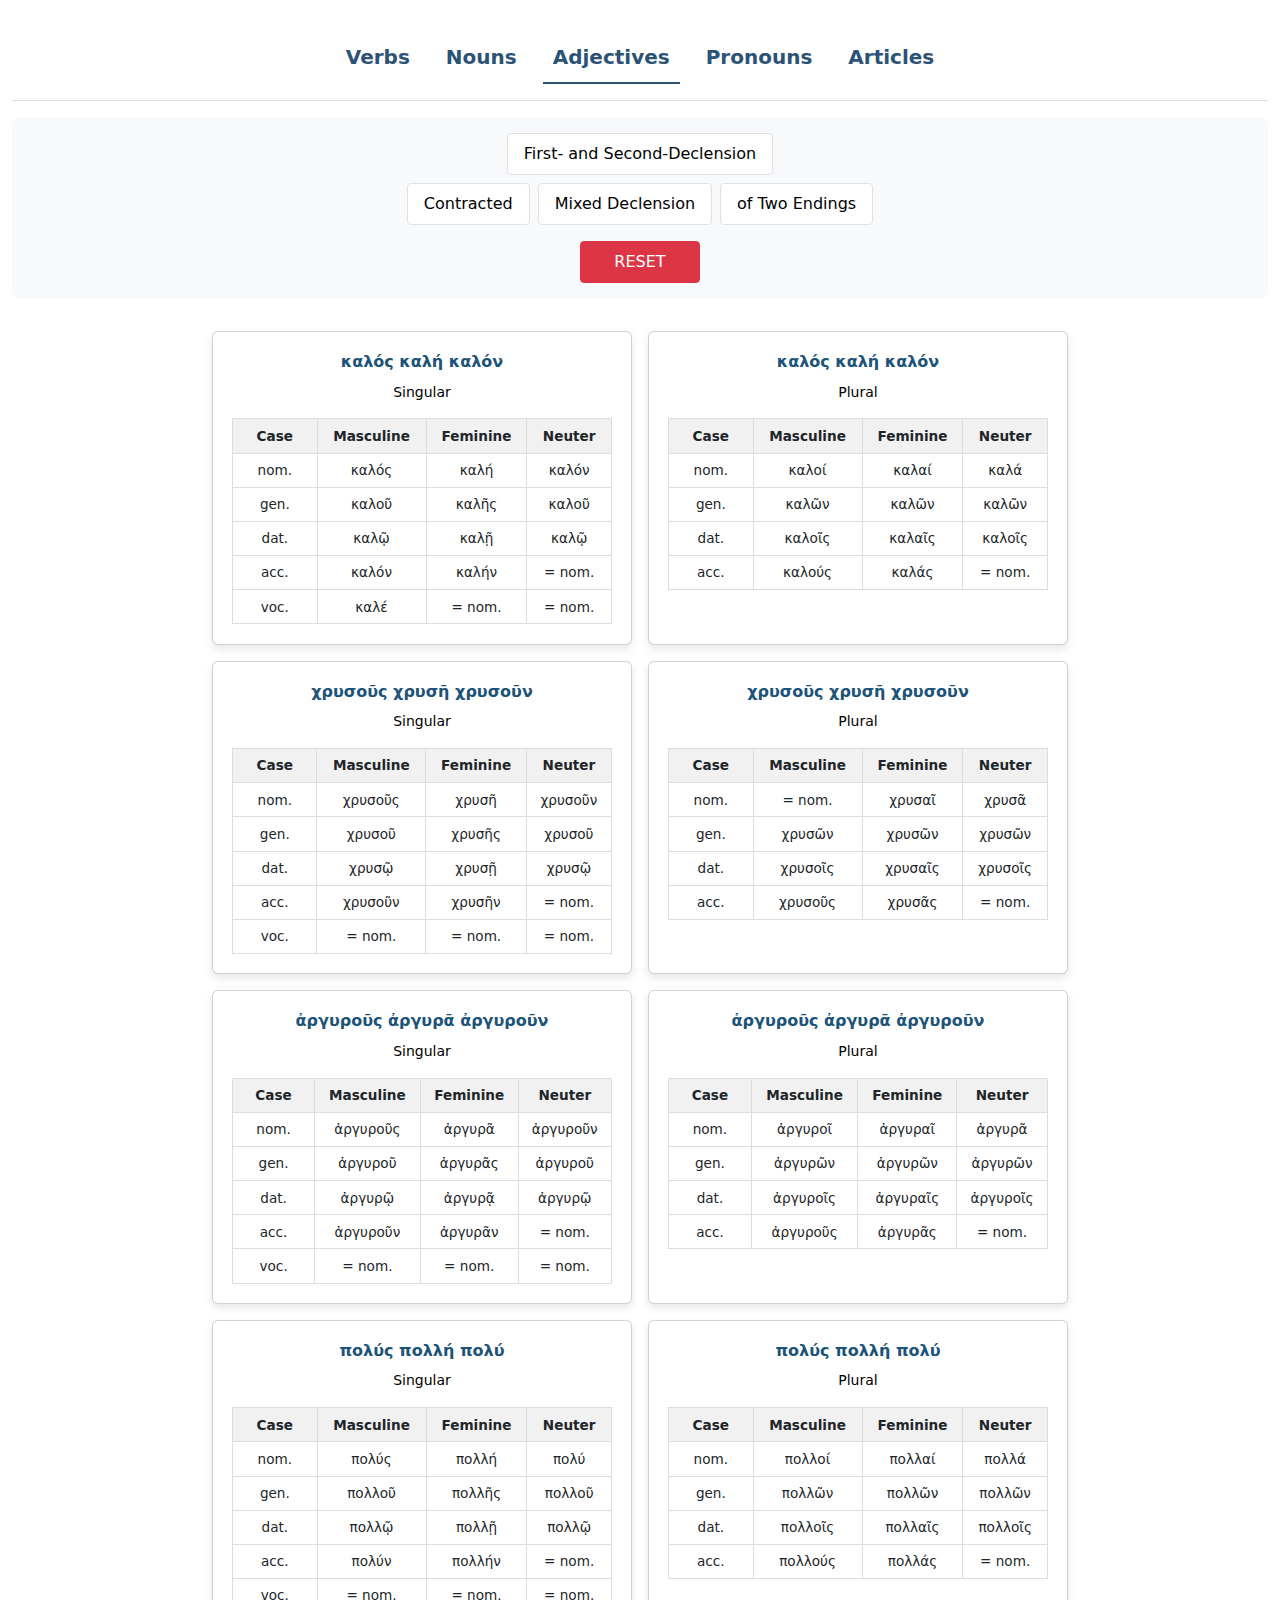
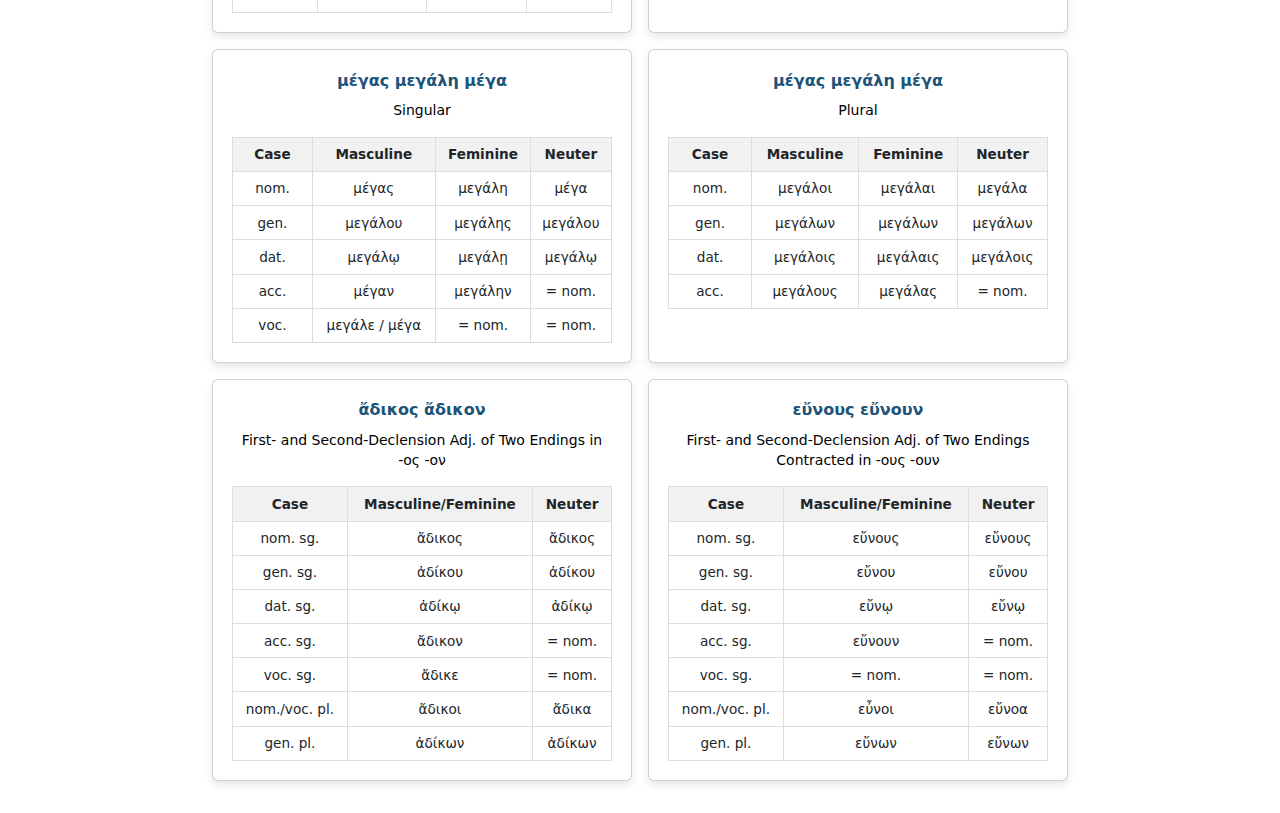
<file: ancient-greek-adjectives.html>
<!DOCTYPE html>
<html lang="en">
<head>
    <meta charset="UTF-8">
    <title>Ancient Greek Adjectives</title>
    <link href="paideia-morphology.css" rel="stylesheet">
    <link href="child-theme.css" rel="stylesheet">
</head>
<body>
    <div class="container-fluid my-3">
        <!-- Main Navigation -->
        <nav class="main-nav">
            <a href="ancient-greek-verbs.html" class="morphology-link">Verbs</a>
            <a href="ancient-greek-nouns.html" class="morphology-link">Nouns</a>
            <a href="ancient-greek-adjectives.html" class="morphology-link active">Adjectives</a>
            <a href="ancient-greek-pronouns.html" class="morphology-link">Pronouns</a>
            <a href="ancient-greek-articles.html" class="morphology-link">Articles</a>
        </nav>
        <!-- Filter Buttons -->
        <div class="filter-bar">
            <div class="filter-row">
                <button onclick="filterCategory('filter1', 'First- and Second-Declension')">First- and Second-Declension</button>
            </div>
            <div class="filter-row">
                <button onclick="filterCategory('filter2', 'Contracted')">Contracted</button>
                <button onclick="filterCategory('filter2', 'Mixed Declension')">Mixed Declension</button>
                <button onclick="filterCategory('filter2', 'of Two Endings')">of Two Endings</button>
            </div>
            <div class="filter-row">
                <button class="reset-button" onclick="resetFilters()">RESET</button>
            </div>
        </div>
        <!-- Cards Container -->
        <div class="cards-container">
            <div class="card" data-filter1="First- and Second-Declension" data-filter2="" id="καλός">
                <h4>καλός καλή καλόν</h4>
                <h5>Singular</h5>
                <div class="table-responsive">
                    <table>
                        <tr>
                            <th>Case</th>
                            <th>Masculine</th>
                            <th>Feminine</th>
                            <th>Neuter</th>
                        </tr>
                        <tr>
                            <td>nom.</td>
                            <td>καλός</td>
                            <td>καλή</td>
                            <td>καλόν</td>
                        </tr>
                        <tr>
                            <td>gen.</td>
                            <td>καλοῦ</td>
                            <td>καλῆς</td>
                            <td>καλοῦ</td>
                        </tr>
                        <tr>
                            <td>dat.</td>
                            <td>καλῷ</td>
                            <td>καλῇ</td>
                            <td>καλῷ</td>
                        </tr>
                        <tr>
                            <td>acc.</td>
                            <td>καλόν</td>
                            <td>καλήν</td>
                            <td>= nom.</td>
                        </tr>
                        <tr>
                            <td>voc.</td>
                            <td>καλέ</td>
                            <td>= nom.</td>
                            <td>= nom.</td>
                        </tr>
                    </table>
                </div>
            </div>
            <div class="card" data-filter1="First- and Second-Declension" data-filter2="" id="καλός">
                <h4>καλός καλή καλόν</h4>
                <h5>Plural</h5>
                <div class="table-responsive">
                    <table>
                        <tr>
                            <th>Case</th>
                            <th>Masculine</th>
                            <th>Feminine</th>
                            <th>Neuter</th>
                        </tr>
                        <tr>
                            <td>nom.</td>
                            <td>καλοί</td>
                            <td>καλαί</td>
                            <td>καλά</td>
                        </tr>
                        <tr>
                            <td>gen.</td>
                            <td>καλῶν</td>
                            <td>καλῶν</td>
                            <td>καλῶν</td>
                        </tr>
                        <tr>
                            <td>dat.</td>
                            <td>καλοῖς</td>
                            <td>καλαῖς</td>
                            <td>καλοῖς</td>
                        </tr>
                        <tr>
                            <td>acc.</td>
                            <td>καλούς</td>
                            <td>καλάς</td>
                            <td>= nom.</td>
                        </tr>
                    </table>
                </div>
            </div>
            <div class="card" data-filter1="First- and Second-Declension" data-filter2="Contracted" id="χρυσοῦς">
                <h4>χρυσοῦς χρυσῆ χρυσοῦν</h4>
                <h5>Singular</h5>
                <div class="table-responsive">
                    <table>
                        <tr><th>Case</th><th>Masculine</th><th>Feminine</th><th>Neuter</th></tr>
                        <tr><td>nom.</td><td>χρυσοῦς</td><td>χρυσῆ</td><td>χρυσοῦν</td></tr>
                        <tr>
                            <td>gen.</td>
                            <td>χρυσοῦ</td>
                            <td>χρυσῆς</td>
                            <td>χρυσοῦ</td>
                        </tr>
                        <tr>
                            <td>dat.</td>
                            <td>χρυσῷ</td>
                            <td>χρυσῇ</td>
                            <td>χρυσῷ</td>
                        </tr>
                        <tr>
                            <td>acc.</td>
                            <td>χρυσοῦν</td>
                            <td>χρυσῆν</td>
                            <td>= nom.</td>
                        </tr>
                        <tr>
                            <td>voc.</td>
                            <td>= nom.</td>
                            <td>= nom.</td>
                            <td>= nom.</td>
                        </tr>
                    </table>
                </div>
            </div>
            <div class="card" data-filter1="First- and Second-Declension" data-filter2="Contracted" id="χρυσοῦς">
                <h4>χρυσοῦς χρυσῆ χρυσοῦν</h4>
                <h5>Plural</h5>
                <div class="table-responsive">
                    <table>
                        <tr>
                            <th>Case</th>
                            <th>Masculine</th>
                            <th>Feminine</th>
                            <th>Neuter</th>
                        </tr>
                        <tr>
                            <td>nom.</td>
                            <td>= nom.</td>
                            <td>χρυσαῖ</td>
                            <td>χρυσᾶ</td>
                        </tr>
                        <tr>
                            <td>gen.</td>
                            <td>χρυσῶν</td>
                            <td>χρυσῶν</td>
                            <td>χρυσῶν</td>
                        </tr>
                        <tr>
                            <td>dat.</td>
                            <td>χρυσοῖς</td>
                            <td>χρυσαῖς</td>
                            <td>χρυσοῖς</td>
                        </tr>
                        <tr>
                            <td>acc.</td>
                            <td>χρυσοῦς</td>
                            <td>χρυσᾶς</td>
                            <td>= nom.</td>
                        </tr>
                    </table>
                </div>
            </div>
            <div class="card" data-filter1="First- and Second-Declension" data-filter2="Mixed Declension" id="ἀργυροῦς">
                <h4>ἀργυροῦς ἀργυρᾶ ἀργυροῦν</h4>
                <h5>Singular</h5>
                <div class="table-responsive">
                    <table>
                        <tr>
                            <th>Case</th>
                            <th>Masculine</th>
                            <th>Feminine</th>
                            <th>Neuter</th>
                        </tr>
                        <tr>
                            <td>nom.</td>
                            <td>ἀργυροῦς</td>
                            <td>ἀργυρᾶ</td>
                            <td>ἀργυροῦν</td>
                        </tr>
                        <tr>
                            <td>gen.</td>
                            <td>ἀργυροῦ</td>
                            <td>ἀργυρᾶς</td>
                            <td>ἀργυροῦ</td>
                        </tr>
                        <tr>
                            <td>dat.</td>
                            <td>ἀργυρῷ</td>
                            <td>ἀργυρᾷ</td>
                            <td>ἀργυρῷ</td>
                        </tr>
                        <tr>
                            <td>acc.</td>
                            <td>ἀργυροῦν</td>
                            <td>ἀργυρᾶν</td>
                            <td>= nom.</td>
                        </tr>
                        <tr>
                            <td>voc.</td>
                            <td>= nom.</td>
                            <td>= nom.</td>
                            <td>= nom.</td>
                        </tr>
                    </table>
                </div>
            </div>
            <div class="card" data-filter1="First- and Second-Declension" data-filter2="Mixed Declension" id="ἀργυροῦς">
                <h4>ἀργυροῦς ἀργυρᾶ ἀργυροῦν</h4>
                <h5>Plural</h5>
                <div class="table-responsive">
                    <table>
                        <tr>
                            <th>Case</th>
                            <th>Masculine</th>
                            <th>Feminine</th>
                            <th>Neuter</th>
                        </tr>
                        <tr>
                            <td>nom.</td>
                            <td>ἀργυροῖ</td>
                            <td>ἀργυραῖ</td>
                            <td>ἀργυρᾶ</td>
                        </tr>
                        <tr>
                            <td>gen.</td>
                            <td>ἀργυρῶν</td>
                            <td>ἀργυρῶν</td>
                            <td>ἀργυρῶν</td>
                        </tr>
                        <tr>
                            <td>dat.</td>
                            <td>ἀργυροῖς</td>
                            <td>ἀργυραῖς</td>
                            <td>ἀργυροῖς</td>
                        </tr>
                        <tr>
                            <td>acc.</td>
                            <td>ἀργυροῦς</td>
                            <td>ἀργυρᾶς</td>
                            <td>= nom.</td>
                        </tr>
                    </table>
                </div>
            </div>
            <div class="card" data-filter1="First- and Second-Declension" data-filter2="Mixed Declension" id="πολύς">
                <h4>πολύς πολλή πολύ</h4>
                <h5>Singular</h5>
                <div class="table-responsive">
                    <table>
                        <tr>
                            <th>Case</th>
                            <th>Masculine</th>
                            <th>Feminine</th>
                            <th>Neuter</th>
                        </tr>
                        <tr>
                            <td>nom.</td>
                            <td>πολύς</td>
                            <td>πολλή</td>
                            <td>πολύ</td>
                        </tr>
                        <tr>
                            <td>gen.</td>
                            <td>πολλοῦ</td>
                            <td>πολλῆς</td>
                            <td>πολλοῦ</td>
                        </tr>
                        <tr>
                            <td>dat.</td>
                            <td>πολλῷ</td>
                            <td>πολλῇ</td>
                            <td>πολλῷ</td>
                        </tr>
                        <tr>
                            <td>acc.</td>
                            <td>πολύν</td>
                            <td>πολλήν</td>
                            <td>= nom.</td>
                        </tr>
                        <tr>
                            <td>voc.</td>
                            <td>= nom.</td>
                            <td>= nom.</td>
                            <td>= nom.</td>
                        </tr>
                    </table>
                </div>
            </div>
            <div class="card" data-filter1="First- and Second-Declension" data-filter2="Mixed Declension" id="πολύς">
                <h4>πολύς πολλή πολύ</h4>
                <h5>Plural</h5>
                <div class="table-responsive">
                    <table>
                        <tr>
                            <th>Case</th>
                            <th>Masculine</th>
                            <th>Feminine</th>
                            <th>Neuter</th>
                        </tr>
                        <tr>
                            <td>nom.</td>
                            <td>πολλοί</td>
                            <td>πολλαί</td>
                            <td>πολλά</td>
                        </tr>
                        <tr>
                            <td>gen.</td>
                            <td>πολλῶν</td>
                            <td>πολλῶν</td>
                            <td>πολλῶν</td>
                        </tr>
                        <tr>
                            <td>dat.</td>
                            <td>πολλοῖς</td>
                            <td>πολλαῖς</td>
                            <td>πολλοῖς</td>
                        </tr>
                        <tr>
                            <td>acc.</td>
                            <td>πολλούς</td>
                            <td>πολλάς</td>
                            <td>= nom.</td>
                        </tr>
                    </table>
                </div>
            </div>
            <div class="card" data-filter1="First- and Second-Declension" data-filter2="Mixed Declension" id="μέγας">
                <h4>μέγας μεγάλη μέγα</h4>
                <h5>Singular</h5>
                <div class="table-responsive">
                    <table>
                        <tr>
                            <th>Case</th>
                            <th>Masculine</th>
                            <th>Feminine</th>
                            <th>Neuter</th>
                        </tr>
                        <tr>
                            <td>nom.</td>
                            <td>μέγας</td>
                            <td>μεγάλη</td>
                            <td>μέγα</td>
                        </tr>
                        <tr>
                            <td>gen.</td>
                            <td>μεγάλου</td>
                            <td>μεγάλης</td>
                            <td>μεγάλου</td>
                        </tr>
                        <tr>
                            <td>dat.</td>
                            <td>μεγάλῳ</td>
                            <td>μεγάλῃ</td>
                            <td>μεγάλῳ</td>
                        </tr>
                        <tr>
                            <td>acc.</td>
                            <td>μέγαν</td>
                            <td>μεγάλην</td>
                            <td>= nom.</td>
                        </tr>
                        <tr>
                            <td>voc.</td>
                            <td>μεγάλε / μέγα</td>
                            <td>= nom.</td>
                            <td>= nom.</td>
                        </tr>
                    </table>
                </div>
            </div>
            <div class="card" data-filter1="First- and Second-Declension" data-filter2="Mixed Declension" id="μέγας">
                <h4>μέγας μεγάλη μέγα</h4>
                <h5>Plural</h5>
                <div class="table-responsive">
                    <table>
                        <tr>
                            <th>Case</th>
                            <th>Masculine</th>
                            <th>Feminine</th>
                            <th>Neuter</th>
                        </tr>
                        <tr>
                            <td>nom.</td>
                            <td>μεγάλοι</td>
                            <td>μεγάλαι</td>
                            <td>μεγάλα</td>
                        </tr>
                        <tr>
                            <td>gen.</td>
                            <td>μεγάλων</td>
                            <td>μεγάλων</td>
                            <td>μεγάλων</td>
                        </tr>
                        <tr>
                            <td>dat.</td>
                            <td>μεγάλοις</td>
                            <td>μεγάλαις</td>
                            <td>μεγάλοις</td>
                        </tr>
                        <tr>
                            <td>acc.</td>
                            <td>μεγάλους</td>
                            <td>μεγάλας</td>
                            <td>= nom.</td>
                        </tr>
                    </table>
                </div>
            </div>
            <div class="card" data-filter1="First- and Second-Declension" data-filter2="of Two Endings" id="ἄδικος">
                <h4>ἄδικος ἄδικον</h4>
                <h5>First- and Second-Declension Adj. of Two Endings in -ος -ον</h5>
                <div class="table-responsive">
                    <table>
                        <tr>
                            <th>Case</th>
                            <th>Masculine/Feminine</th>
                            <th>Neuter</th>
                        </tr>
                        <tr><td>nom. sg.</td><td>ἄδικος</td><td>ἄδικος</td></tr>
                        <tr><td>gen. sg.</td><td>ἀδίκου</td><td>ἀδίκου</td></tr>
                        <tr><td>dat. sg.</td><td>ἀδίκῳ</td><td>ἀδίκῳ</td></tr>
                        <tr><td>acc. sg.</td><td>ἄδικον</td><td>= nom.</td></tr>
                        <tr><td>voc. sg.</td><td>ἄδικε</td><td>= nom.</td></tr>
                        <tr><td>nom./voc. pl.</td><td>ἄδικοι</td><td>ἄδικα</td></tr>
                        <tr><td>gen. pl.</td><td>ἀδίκων</td><td>ἀδίκων</td></tr>
                    </table>
                </div>
            </div>
            <div class="card" data-filter1="First- and Second-Declension" data-filter2="of Two Endings" id="εὔνους">
                <h4>εὔνους εὔνουν</h4>
                <h5>First- and Second-Declension Adj. of Two Endings Contracted in -ους -ουν</h5>
                <div class="table-responsive">
                    <table>
                        <tr>
                            <th>Case</th>
                            <th>Masculine/Feminine</th>
                            <th>Neuter</th>
                        </tr>
                        <tr><td>nom. sg.</td><td>εὔνους</td><td>εὔνους</td></tr>
                        <tr><td>gen. sg.</td><td>εὔνου</td><td>εὔνου</td></tr>
                        <tr><td>dat. sg.</td><td>εὔνῳ</td><td>εὔνῳ</td></tr>
                        <tr><td>acc. sg.</td><td>εὔνουν</td><td>= nom.</td></tr>
                        <tr><td>voc. sg.</td><td>= nom.</td><td>= nom.</td></tr>
                        <tr><td>nom./voc. pl.</td><td>εὖνοι</td><td>εὔνοα</td></tr>
                        <tr><td>gen. pl.</td><td>εὔνων</td><td>εὔνων</td></tr>
                    </table>
                </div>
            </div>
        </div>
    </div>
    <script src="https://cdn.jsdelivr.net/npm/bootstrap@5.1.3/dist/js/bootstrap.bundle.min.js"></script>
    <script src="morphology-filters.js"></script>
</body>
</html>
</file>
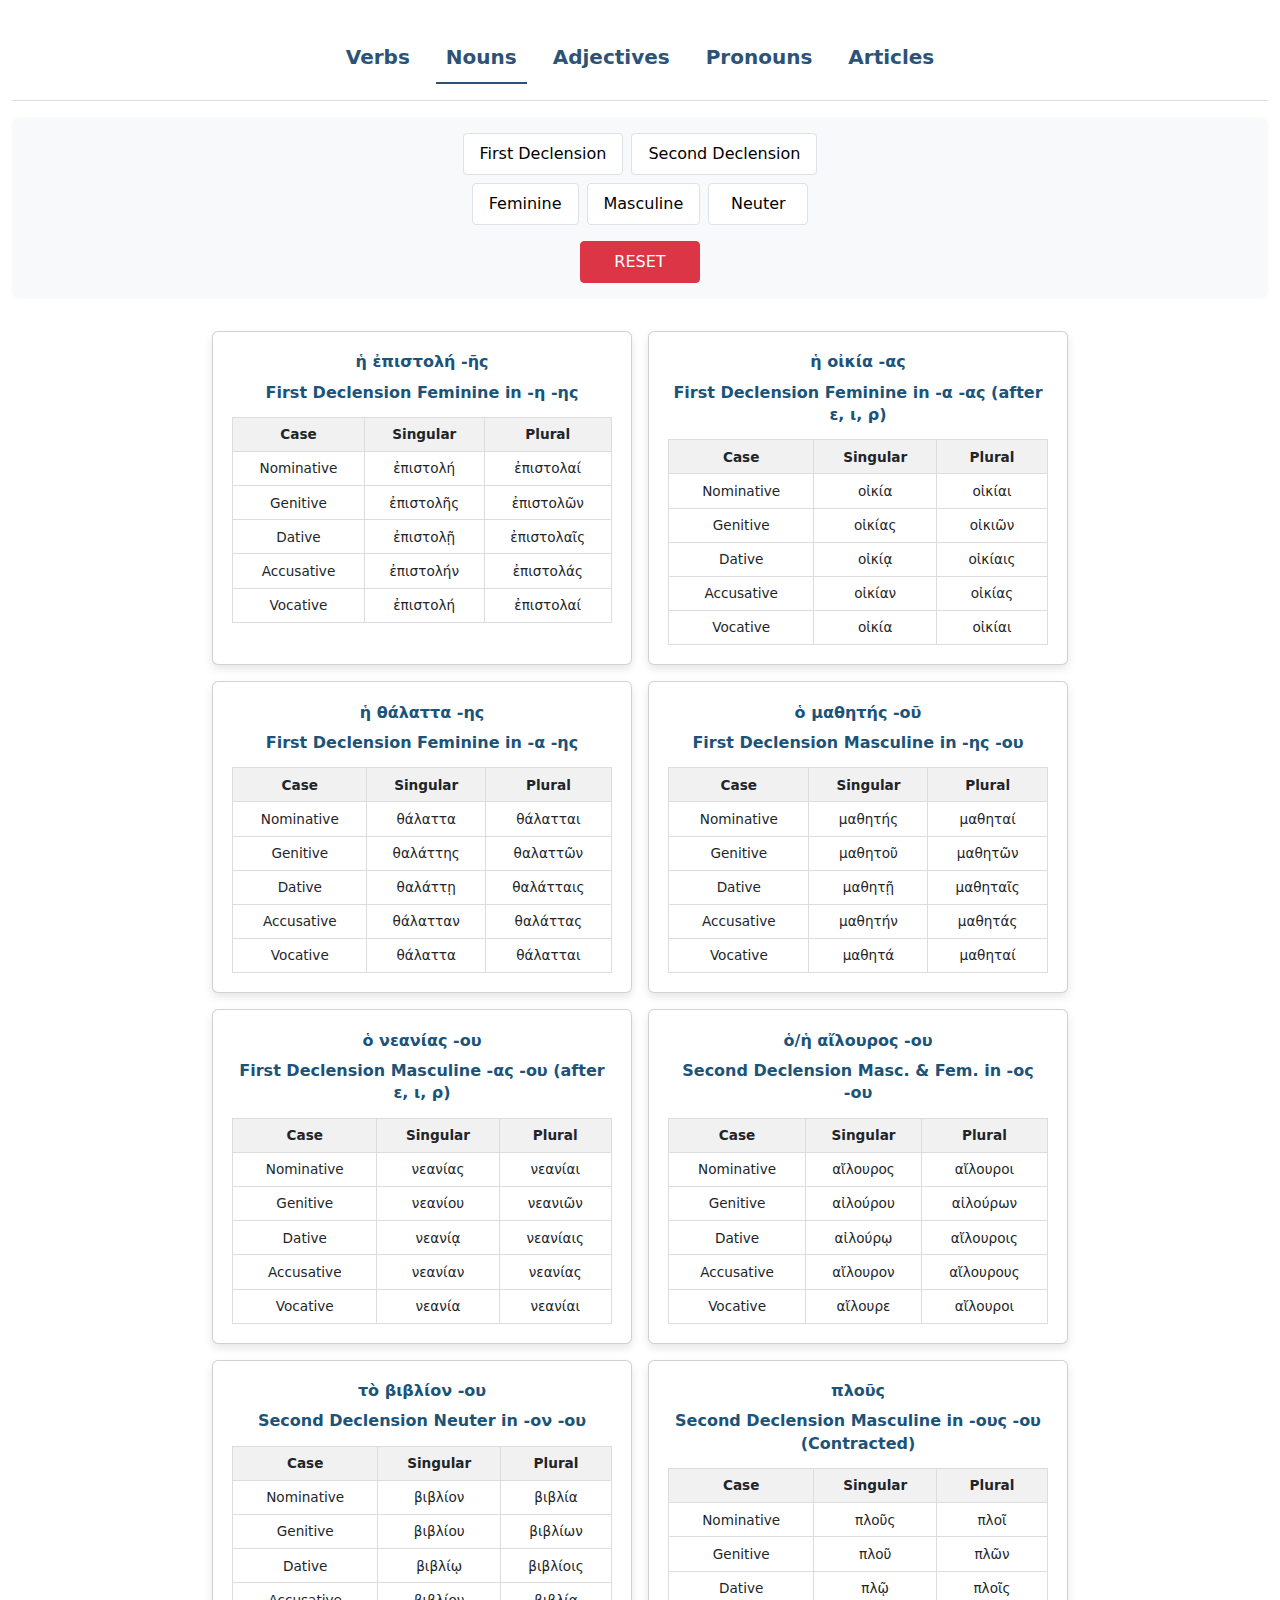
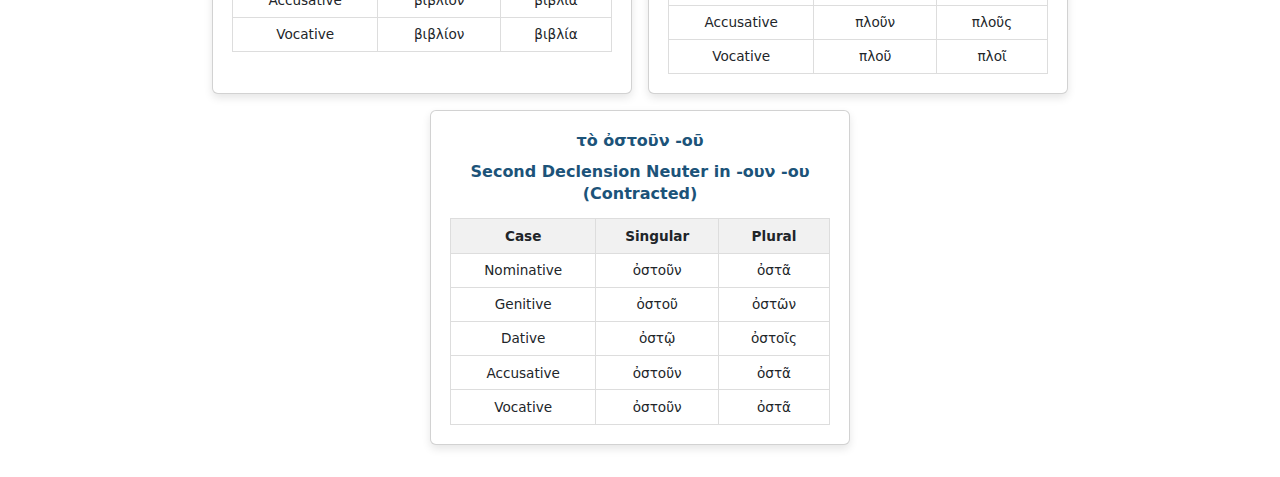
<file: ancient-greek-nouns.html>
<!DOCTYPE html>
<html lang="en">
<head>
    <meta charset="UTF-8">
    <title>Ancient Greek Nouns</title>
    <link href="paideia-morphology.css" rel="stylesheet">
    <link href="child-theme.css" rel="stylesheet">
</head>
<body>
    <div class="container-fluid my-3">
        <!-- Main Navigation -->
        <nav class="main-nav">
            <a href="ancient-greek-verbs.html" class="morphology-link">Verbs</a>
            <a href="ancient-greek-nouns.html" class="morphology-link active">Nouns</a>
            <a href="ancient-greek-adjectives.html" class="morphology-link">Adjectives</a>
            <a href="ancient-greek-pronouns.html" class="morphology-link">Pronouns</a>
            <a href="ancient-greek-articles.html" class="morphology-link">Articles</a>
        </nav>
        <!-- Filter Bar -->
        <div class="filter-bar">
            <div class="filter-row">
                <button onclick="filterCategory('filter1', 'First Declension')">First Declension</button>
                <button onclick="filterCategory('filter1', 'Second Declension')">Second Declension</button>
            </div>
            <div class="filter-row">
                <button onclick="filterCategory('filter2', 'Feminine')">Feminine</button>
                <button onclick="filterCategory('filter2', 'Masculine')">Masculine</button>
                <button onclick="filterCategory('filter2', 'Neuter')">Neuter</button>
            </div>
            <div class="filter-row">
                <button class="reset-button" onclick="resetFilters()">RESET</button>
            </div>
        </div>
        <!-- Cards Container -->
        <div class="cards-container">
            <!-- Card 1: ἐπιστολή -->
            <div class="card" data-filter1="First Declension" data-filter2="Feminine" id="ἐπιστολή">
                <h4>ἡ ἐπιστολή -ῆς</h4>
                <h4>First Declension Feminine in -η -ης</h4>
                <div class="table-responsive">
                    <table>
                        <tr><th>Case</th><th>Singular</th><th>Plural</th></tr>
                        <tr><td>Nominative</td><td>ἐπιστολή</td><td>ἐπιστολαί</td></tr>
                        <tr><td>Genitive</td><td>ἐπιστολῆς</td><td>ἐπιστολῶν</td></tr>
                        <tr><td>Dative</td><td>ἐπιστολῇ</td><td>ἐπιστολαῖς</td></tr>
                        <tr><td>Accusative</td><td>ἐπιστολήν</td><td>ἐπιστολάς</td></tr>
                        <tr><td>Vocative</td><td>ἐπιστολή</td><td>ἐπιστολαί</td></tr>
                    </table>
                </div>
            </div>
            <!-- Card 2: οἰκία -->
            <div class="card" data-filter1="First Declension" data-filter2="Feminine" id="οἰκία">
                <h4>ἡ οἰκία -ας</h4>
                <h4>First Declension Feminine in -α -ας (after ε, ι, ρ)</h4>
                <div class="table-responsive">
                    <table>
                        <tr><th>Case</th><th>Singular</th><th>Plural</th></tr>
                        <tr><td>Nominative</td><td>οἰκία</td><td>οἰκίαι</td></tr>
                        <tr><td>Genitive</td><td>οἰκίας</td><td>οἰκιῶν</td></tr>
                        <tr><td>Dative</td><td>οἰκίᾳ</td><td>οἰκίαις</td></tr>
                        <tr><td>Accusative</td><td>οἰκίαν</td><td>οἰκίας</td></tr>
                        <tr><td>Vocative</td><td>οἰκία</td><td>οἰκίαι</td></tr>
                    </table>
                </div>
            </div>
            <!-- Card 3: θάλαττα -->
            <div class="card" data-filter1="First Declension" data-filter2="Feminine" id="θάλαττα">
                <h4>ἡ θάλαττα -ης</h4>
                <h4>First Declension Feminine in -α -ης</h4>
                <div class="table-responsive">
                    <table>
                        <tr><th>Case</th><th>Singular</th><th>Plural</th></tr>
                        <tr><td>Nominative</td><td>θάλαττα</td><td>θάλατται</td></tr>
                        <tr><td>Genitive</td><td>θαλάττης</td><td>θαλαττῶν</td></tr>
                        <tr><td>Dative</td><td>θαλάττῃ</td><td>θαλάτταις</td></tr>
                        <tr><td>Accusative</td><td>θάλατταν</td><td>θαλάττας</td></tr>
                        <tr><td>Vocative</td><td>θάλαττα</td><td>θάλατται</td></tr>
                    </table>
                </div>
            </div>
            <!-- Card 4: μαθητής -->
            <div class="card" data-filter1="First Declension" data-filter2="Masculine" id="μαθητής">
                <h4>ὁ μαθητής -οῦ</h4>
                <h4>First Declension Masculine in -ης -ου</h4>
                <div class="table-responsive">
                    <table>
                        <tr><th>Case</th><th>Singular</th><th>Plural</th></tr>
                        <tr><td>Nominative</td><td>μαθητής</td><td>μαθηταί</td></tr>
                        <tr><td>Genitive</td><td>μαθητοῦ</td><td>μαθητῶν</td></tr>
                        <tr><td>Dative</td><td>μαθητῇ</td><td>μαθηταῖς</td></tr>
                        <tr><td>Accusative</td><td>μαθητήν</td><td>μαθητάς</td></tr>
                        <tr><td>Vocative</td><td>μαθητά</td><td>μαθηταί</td></tr>
                    </table>
                </div>
            </div>
            <!-- Card 5: νεανίας -->
            <div class="card" data-filter1="First Declension" data-filter2="Masculine" id="νεανίας">
                <h4>ὁ νεανίας -ου</h4>
                <h4>First Declension Masculine -ας -ου (after ε, ι, ρ)</h4>
                <div class="table-responsive">
                    <table>
                        <tr><th>Case</th><th>Singular</th><th>Plural</th></tr>
                        <tr><td>Nominative</td><td>νεανίας</td><td>νεανίαι</td></tr>
                        <tr><td>Genitive</td><td>νεανίου</td><td>νεανιῶν</td></tr>
                        <tr><td>Dative</td><td>νεανίᾳ</td><td>νεανίαις</td></tr>
                        <tr><td>Accusative</td><td>νεανίαν</td><td>νεανίας</td></tr>
                        <tr><td>Vocative</td><td>νεανία</td><td>νεανίαι</td></tr>
                    </table>
                </div>
            </div>
            <!-- Card 6: αἴλουρος -->
            <div class="card" data-filter1="Second Declension" data-filter2="Masculine" data-filter3="Feminine" id="αἴλουρος">
                <h4>ὁ/ἡ αἴλουρος -ου</h4>
                <h4>Second Declension Masc. & Fem. in -ος -ου</h4>
                <div class="table-responsive">
                    <table>
                        <tr><th>Case</th><th>Singular</th><th>Plural</th></tr>
                        <tr><td>Nominative</td><td>αἴλουρος</td><td>αἴλουροι</td></tr>
                        <tr><td>Genitive</td><td>αἰλούρου</td><td>αἰλούρων</td></tr>
                        <tr><td>Dative</td><td>αἰλούρῳ</td><td>αἴλουροις</td></tr>
                        <tr><td>Accusative</td><td>αἴλουρον</td><td>αἴλουρους</td></tr>
                        <tr><td>Vocative</td><td>αἴλουρε</td><td>αἴλουροι</td></tr>
                    </table>
                </div>
            </div>
            <!-- Card 7: βιβλίον -->
            <div class="card" data-filter1="Second Declension" data-filter2="Neuter" id="βιβλίον">
                <h4>τὸ βιβλίον -ου</h4>
                <h4>Second Declension Neuter in -ον -ου</h4>
                <div class="table-responsive">
                    <table>
                        <tr><th>Case</th><th>Singular</th><th>Plural</th></tr>
                        <tr><td>Nominative</td><td>βιβλίον</td><td>βιβλία</td></tr>
                        <tr><td>Genitive</td><td>βιβλίου</td><td>βιβλίων</td></tr>
                        <tr><td>Dative</td><td>βιβλίῳ</td><td>βιβλίοις</td></tr>
                        <tr><td>Accusative</td><td>βιβλίον</td><td>βιβλία</td></tr>
                        <tr><td>Vocative</td><td>βιβλίον</td><td>βιβλία</td></tr>
                    </table>
                </div>
            </div>
            <!-- Card 8: πλοῦς -->
            <div class="card" data-filter1="Second Declension" data-filter2="Masculine" id="πλοῦς">
                <h4>πλοῦς</h4>
                <h4>Second Declension Masculine in -ους -ου (Contracted)</h4>
                <div class="table-responsive">
                    <table>
                        <tr><th>Case</th><th>Singular</th><th>Plural</th></tr>
                        <tr><td>Nominative</td><td>πλοῦς</td><td>πλοῖ</td></tr>
                        <tr><td>Genitive</td><td>πλοῦ</td><td>πλῶν</td></tr>
                        <tr><td>Dative</td><td>πλῷ</td><td>πλοῖς</td></tr>
                        <tr><td>Accusative</td><td>πλοῦν</td><td>πλοῦς</td></tr>
                        <tr><td>Vocative</td><td>πλοῦ</td><td>πλοῖ</td></tr>
                    </table>
                </div>
            </div>
            <!-- Card 9: ὀστοῦν -->
            <div class="card" data-filter1="Second Declension" data-filter2="Neuter" id="ὀστοῦν">
                <h4>τὸ ὀστοῦν -οῦ</h4>
                <h4>Second Declension Neuter in -ουν -ου (Contracted)</h4>
                <div class="table-responsive">
                    <table>
                        <tr><th>Case</th><th>Singular</th><th>Plural</th></tr>
                        <tr><td>Nominative</td><td>ὀστοῦν</td><td>ὀστᾶ</td></tr>
                        <tr><td>Genitive</td><td>ὀστοῦ</td><td>ὀστῶν</td></tr>
                        <tr><td>Dative</td><td>ὀστῷ</td><td>ὀστοῖς</td></tr>
                        <tr><td>Accusative</td><td>ὀστοῦν</td><td>ὀστᾶ</td></tr>
                        <tr><td>Vocative</td><td>ὀστοῦν</td><td>ὀστᾶ</td></tr>
                    </table>
                </div>
            </div>
        </div>
    </div>
    <script src="morphology-filters.js"></script>
</body>
</html>
</file>
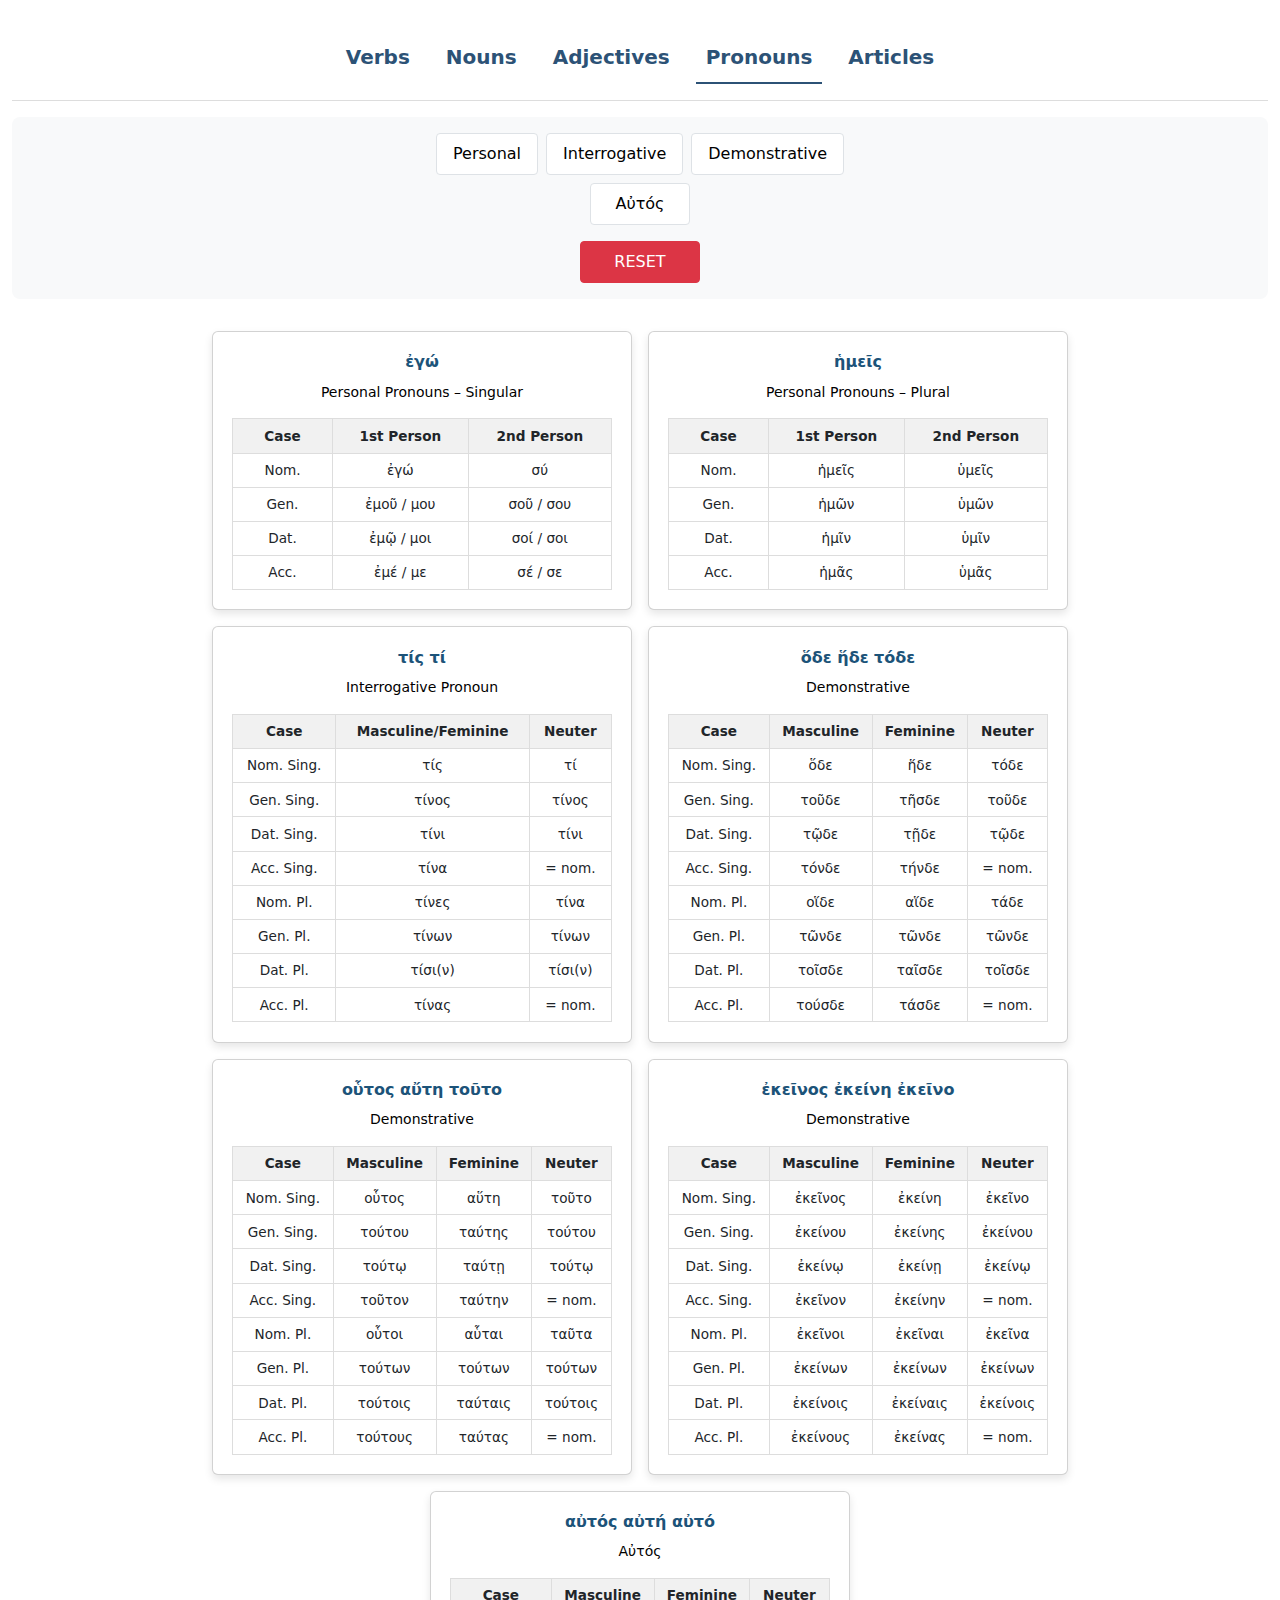
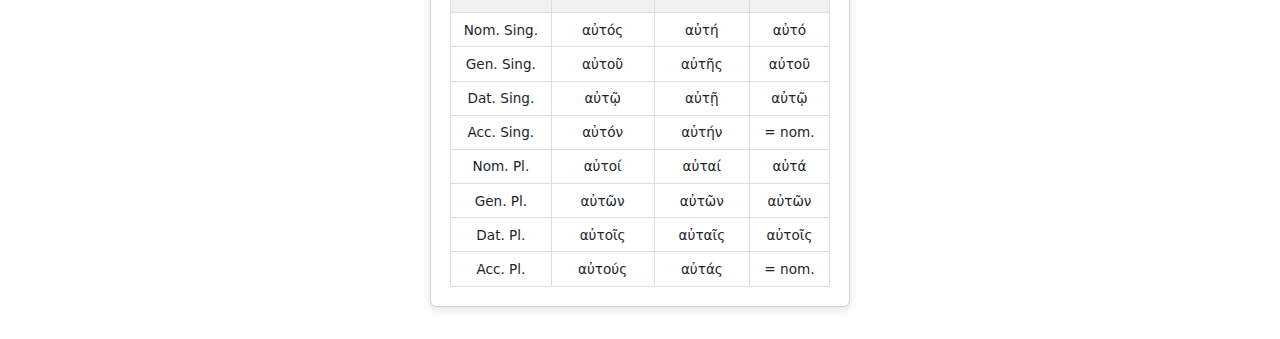
<file: ancient-greek-pronouns.html>
<!DOCTYPE html>
<html lang="en">
<head>
    <meta charset="UTF-8">
    <title>Ancient Greek Pronouns</title>
    <link href="paideia-morphology.css" rel="stylesheet">
    <link href="child-theme.css" rel="stylesheet">
</head>
<body>
    <div class="container-fluid my-3">
        <!-- Main Navigation -->
        <nav class="main-nav">
            <a href="ancient-greek-verbs.html" class="morphology-link">Verbs</a>
            <a href="ancient-greek-nouns.html" class="morphology-link">Nouns</a>
            <a href="ancient-greek-adjectives.html" class="morphology-link">Adjectives</a>
            <a href="ancient-greek-pronouns.html" class="morphology-link active">Pronouns</a>
            <a href="ancient-greek-articles.html" class="morphology-link">Articles</a>
        </nav>
        <!-- Filter Buttons -->
        <div class="filter-bar">
            <div class="filter-row">
                <button onclick="filterCategory('filter1', 'Personal')">Personal</button>
                <button onclick="filterCategory('filter1', 'Interrogative')">Interrogative</button>
                <button onclick="filterCategory('filter1', 'Demonstrative')">Demonstrative</button>
            </div>
            <div class="filter-row">
                <button onclick="filterCategory('filter1', 'Αὐτός')">Αὐτός</button>
            </div>
            <div class="filter-row">
                <button class="reset-button" onclick="resetFilters()">RESET</button>
            </div>
        </div>
        <!-- Cards Container -->
        <div class="cards-container">
            <div class="card" data-filter1="Personal" id="ἐγώ-singular">
                <h4>ἐγώ</h4>
                <h5>Personal Pronouns – Singular</h5>
                <div class="table-responsive">
                    <table>
                        <tr>
                            <th>Case</th>
                            <th>1st Person</th>
                            <th>2nd Person</th>
                        </tr>
                        <tr><td>Nom.</td><td>ἐγώ</td><td>σύ</td></tr>
                        <tr><td>Gen.</td><td>ἐμοῦ / μου</td><td>σοῦ / σου</td></tr>
                        <tr><td>Dat.</td><td>ἐμῷ / μοι</td><td>σοί / σοι</td></tr>
                        <tr><td>Acc.</td><td>ἐμέ / με</td><td>σέ / σε</td></tr>
                    </table>
                </div>
            </div>
            <div class="card" data-filter1="Personal" id="ἡμεῖς">
                <h4>ἡμεῖς</h4>
                <h5>Personal Pronouns – Plural</h5>
                <div class="table-responsive">
                    <table>
                        <tr>
                            <th>Case</th>
                            <th>1st Person</th>
                            <th>2nd Person</th>
                        </tr>
                        <tr><td>Nom.</td><td>ἡμεῖς</td><td>ὑμεῖς</td></tr>
                        <tr><td>Gen.</td><td>ἡμῶν</td><td>ὑμῶν</td></tr>
                        <tr><td>Dat.</td><td>ἡμῖν</td><td>ὑμῖν</td></tr>
                        <tr><td>Acc.</td><td>ἡμᾶς</td><td>ὑμᾶς</td></tr>
                    </table>
                </div>
            </div>
            <div class="card" data-filter1="Interrogative" id="τίς">
                <h4>τίς τί</h4>
                <h5>Interrogative Pronoun</h5>
                <div class="table-responsive">
                    <table>
                        <tr>
                            <th>Case</th>
                            <th>Masculine/Feminine</th>
                            <th>Neuter</th>
                        </tr>
                        <tr><td>Nom. Sing.</td><td>τίς</td><td>τί</td></tr>
                        <tr><td>Gen. Sing.</td><td>τίνος</td><td>τίνος</td></tr>
                        <tr><td>Dat. Sing.</td><td>τίνι</td><td>τίνι</td></tr>
                        <tr><td>Acc. Sing.</td><td>τίνα</td><td>= nom.</td></tr>
                        <tr><td>Nom. Pl.</td><td>τίνες</td><td>τίνα</td></tr>
                        <tr><td>Gen. Pl.</td><td>τίνων</td><td>τίνων</td></tr>
                        <tr><td>Dat. Pl.</td><td>τίσι(ν)</td><td>τίσι(ν)</td></tr>
                        <tr><td>Acc. Pl.</td><td>τίνας</td><td>= nom.</td></tr>
                    </table>
                </div>
            </div>
            <div class="card" data-filter1="Demonstrative" id="ὅδε">
                <h4>ὅδε ἥδε τόδε</h4>
                <h5>Demonstrative</h5>
                <div class="table-responsive">
                    <table>
                        <tr>
                            <th>Case</th>
                            <th>Masculine</th>
                            <th>Feminine</th>
                            <th>Neuter</th>
                        </tr>
                        <tr><td>Nom. Sing.</td><td>ὅδε</td><td>ἥδε</td><td>τόδε</td></tr>
                        <tr><td>Gen. Sing.</td><td>τοῦδε</td><td>τῆσδε</td><td>τοῦδε</td></tr>
                        <tr><td>Dat. Sing.</td><td>τῷδε</td><td>τῇδε</td><td>τῷδε</td></tr>
                        <tr><td>Acc. Sing.</td><td>τόνδε</td><td>τήνδε</td><td>= nom.</td></tr>
                        <tr><td>Nom. Pl.</td><td>οἵδε</td><td>αἵδε</td><td>τάδε</td></tr>
                        <tr><td>Gen. Pl.</td><td>τῶνδε</td><td>τῶνδε</td><td>τῶνδε</td></tr>
                        <tr><td>Dat. Pl.</td><td>τοῖσδε</td><td>ταῖσδε</td><td>τοῖσδε</td></tr>
                        <tr><td>Acc. Pl.</td><td>τούσδε</td><td>τάσδε</td><td>= nom.</td></tr>
                    </table>
                </div>
            </div>
            <div class="card" data-filter1="Demonstrative" id="οὗτος">
                <h4>οὗτος αὔτη τοῦτο</h4>
                <h5>Demonstrative</h5>
                <div class="table-responsive">
                    <table>
                        <tr>
                            <th>Case</th>
                            <th>Masculine</th>
                            <th>Feminine</th>
                            <th>Neuter</th>
                        </tr>
                        <tr><td>Nom. Sing.</td><td>οὗτος</td><td>αὕτη</td><td>τοῦτο</td></tr>
                        <tr><td>Gen. Sing.</td><td>τούτου</td><td>ταύτης</td><td>τούτου</td></tr>
                        <tr><td>Dat. Sing.</td><td>τούτῳ</td><td>ταύτῃ</td><td>τούτῳ</td></tr>
                        <tr><td>Acc. Sing.</td><td>τοῦτον</td><td>ταύτην</td><td>= nom.</td></tr>
                        <tr><td>Nom. Pl.</td><td>οὗτοι</td><td>αὗται</td><td>ταῦτα</td></tr>
                        <tr><td>Gen. Pl.</td><td>τούτων</td><td>τούτων</td><td>τούτων</td></tr>
                        <tr><td>Dat. Pl.</td><td>τούτοις</td><td>ταύταις</td><td>τούτοις</td></tr>
                        <tr><td>Acc. Pl.</td><td>τούτους</td><td>ταύτας</td><td>= nom.</td></tr>
                    </table>
                </div>
            </div>
            <div class="card" data-filter1="Demonstrative" id="ἐκεῖνος">
                <h4>ἐκεῖνος ἐκείνη ἐκεῖνο</h4>
                <h5>Demonstrative</h5>
                <div class="table-responsive">
                    <table>
                        <tr>
                            <th>Case</th>
                            <th>Masculine</th>
                            <th>Feminine</th>
                            <th>Neuter</th>
                        </tr>
                        <tr><td>Nom. Sing.</td><td>ἐκεῖνος</td><td>ἐκείνη</td><td>ἐκεῖνο</td></tr>
                        <tr><td>Gen. Sing.</td><td>ἐκείνου</td><td>ἐκείνης</td><td>ἐκείνου</td></tr>
                        <tr><td>Dat. Sing.</td><td>ἐκείνῳ</td><td>ἐκείνῃ</td><td>ἐκείνῳ</td></tr>
                        <tr><td>Acc. Sing.</td><td>ἐκεῖνον</td><td>ἐκείνην</td><td>= nom.</td></tr>
                        <tr><td>Nom. Pl.</td><td>ἐκεῖνοι</td><td>ἐκεῖναι</td><td>ἐκεῖνα</td></tr>
                        <tr><td>Gen. Pl.</td><td>ἐκείνων</td><td>ἐκείνων</td><td>ἐκείνων</td></tr>
                        <tr><td>Dat. Pl.</td><td>ἐκείνοις</td><td>ἐκείναις</td><td>ἐκείνοις</td></tr>
                        <tr><td>Acc. Pl.</td><td>ἐκείνους</td><td>ἐκείνας</td><td>= nom.</td></tr>
                    </table>
                </div>
            </div>
            <div class="card" data-filter1="Αὐτός" id="αὐτός">
                <h4>αὐτός αὐτή αὐτό</h4>
                <h5>Αὐτός</h5>
                <div class="table-responsive">
                    <table>
                        <tr>
                            <th>Case</th>
                            <th>Masculine</th>
                            <th>Feminine</th>
                            <th>Neuter</th>
                        </tr>
                        <tr><td>Nom. Sing.</td><td>αὐτός</td><td>αὐτή</td><td>αὐτό</td></tr>
                        <tr><td>Gen. Sing.</td><td>αὐτοῦ</td><td>αὐτῆς</td><td>αὐτοῦ</td></tr>
                        <tr><td>Dat. Sing.</td><td>αὐτῷ</td><td>αὐτῇ</td><td>αὐτῷ</td></tr>
                        <tr><td>Acc. Sing.</td><td>αὐτόν</td><td>αὐτήν</td><td>= nom.</td></tr>
                        <tr><td>Nom. Pl.</td><td>αὐτοί</td><td>αὐταί</td><td>αὐτά</td></tr>
                        <tr><td>Gen. Pl.</td><td>αὐτῶν</td><td>αὐτῶν</td><td>αὐτῶν</td></tr>
                        <tr><td>Dat. Pl.</td><td>αὐτοῖς</td><td>αὐταῖς</td><td>αὐτοῖς</td></tr>
                        <tr><td>Acc. Pl.</td><td>αὐτούς</td><td>αὐτάς</td><td>= nom.</td></tr>
                    </table>
                </div>
            </div>
        </div>
    </div>
    <script src="morphology-filters.js"></script>
</body>
</html>
</file>
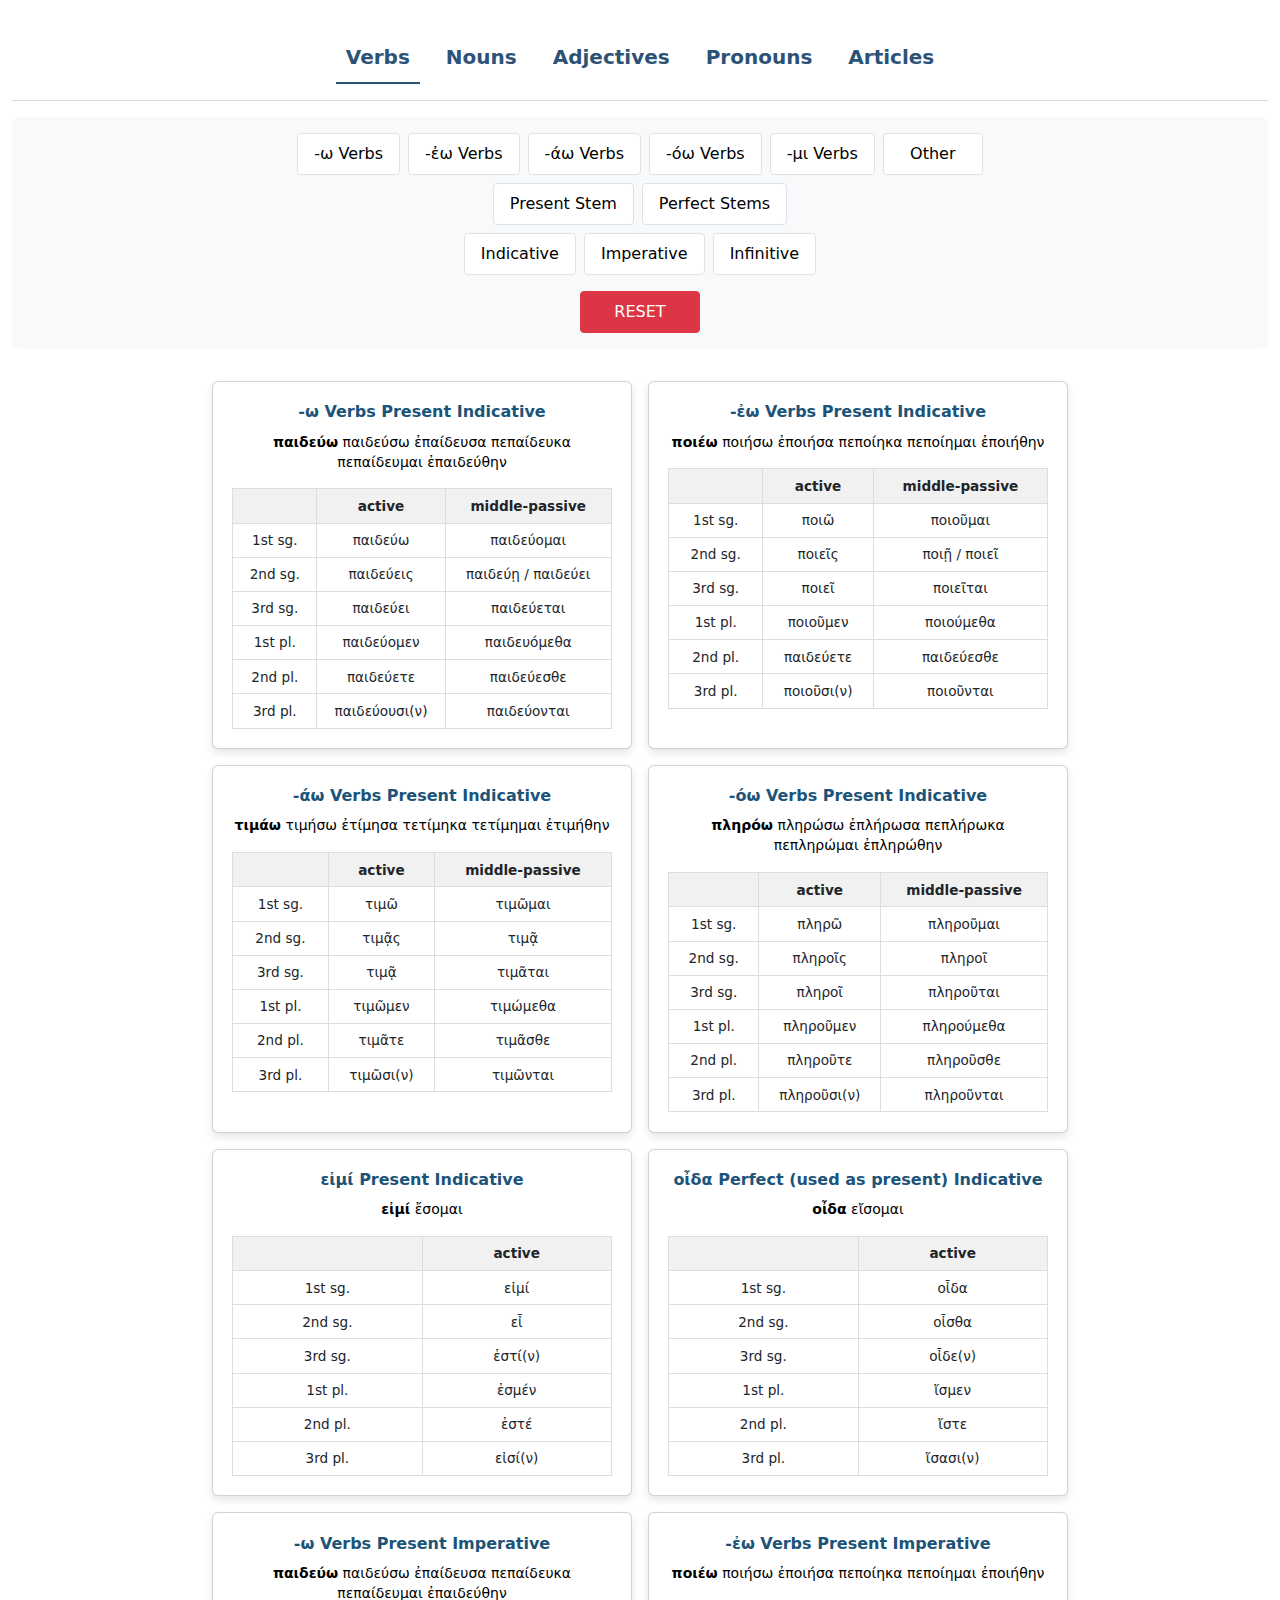
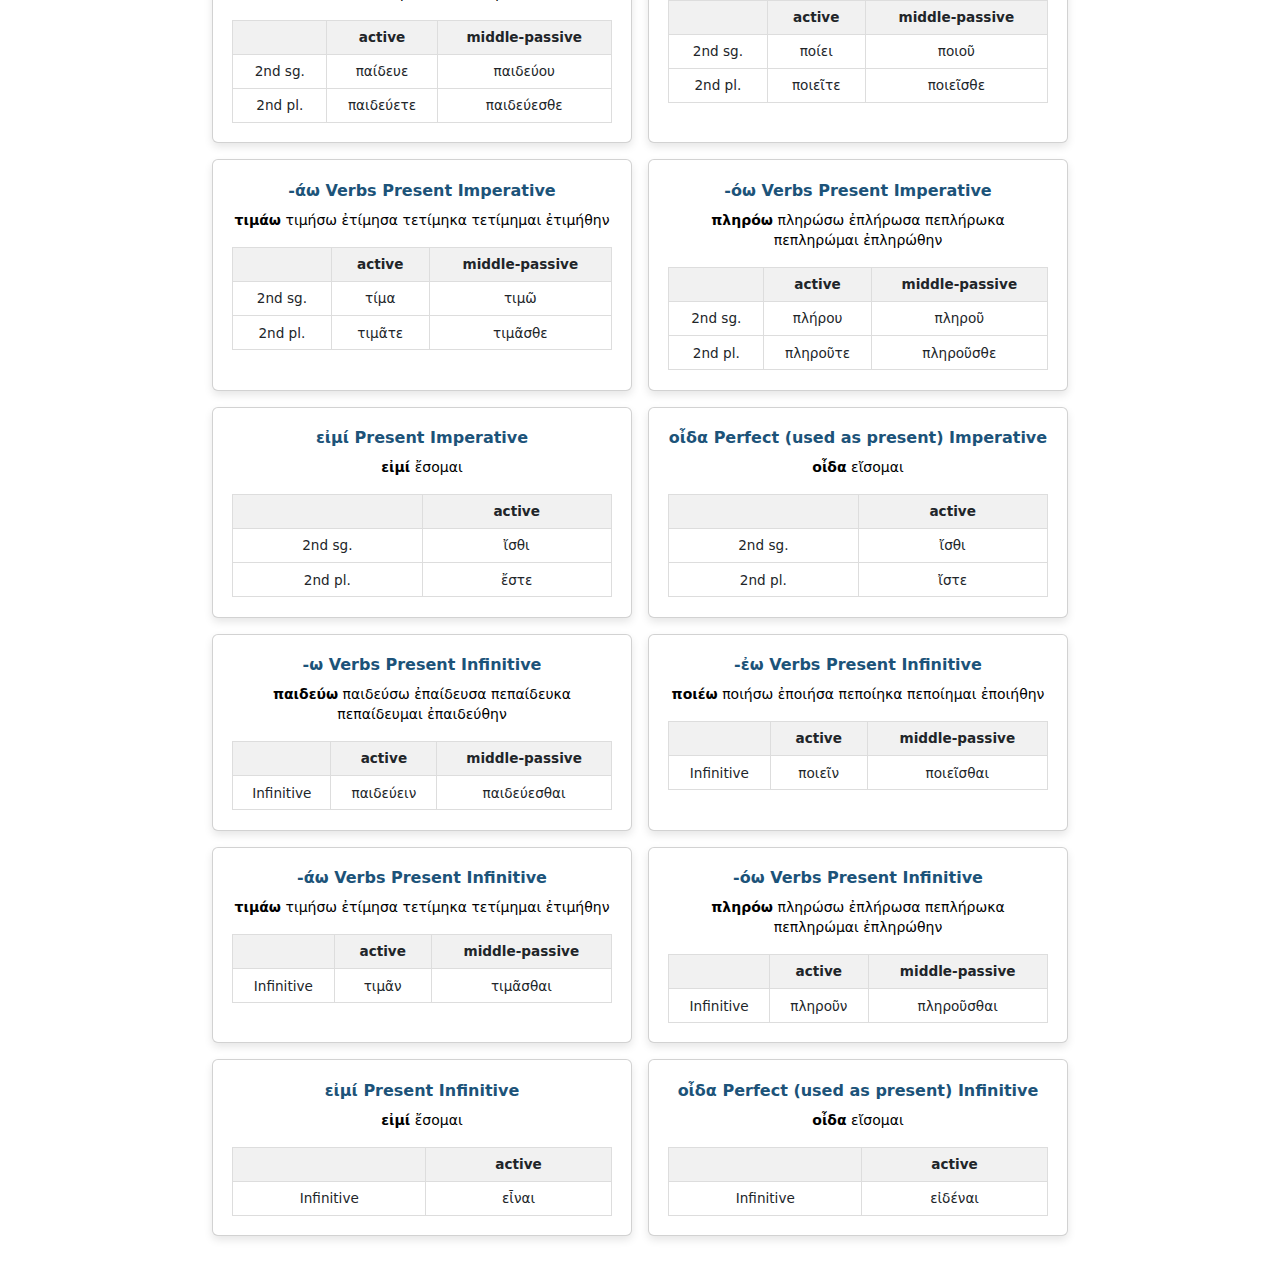
<file: ancient-greek-verbs.html>
<!DOCTYPE html>
<html lang="en">
<head>
    <meta charset="UTF-8">
    <title>Ancient Greek Verbs</title>
    <link href="paideia-morphology.css" rel="stylesheet">
    <link href="child-theme.css" rel="stylesheet">
</head>
<body>
    <div class="container-fluid my-3">
        <!-- Main Navigation -->
        <nav class="main-nav">
            <a href="ancient-greek-verbs.html" class="morphology-link active">Verbs</a>
            <a href="ancient-greek-nouns.html" class="morphology-link">Nouns</a>
            <a href="ancient-greek-adjectives.html" class="morphology-link">Adjectives</a>
            <a href="ancient-greek-pronouns.html" class="morphology-link">Pronouns</a>
            <a href="ancient-greek-articles.html" class="morphology-link">Articles</a>
        </nav>
        <!-- Filter Bar -->
        <div class="filter-bar">
            <div class="filter-row">
                <button onclick="filterCategory('filter1', '-ω Verbs')">-ω Verbs</button>
                <button onclick="filterCategory('filter1', '-ἐω Verbs')">-ἐω Verbs</button>
                <button onclick="filterCategory('filter1', '-άω Verbs')">-άω Verbs</button>
                <button onclick="filterCategory('filter1', '-όω Verbs')">-όω Verbs</button>
                <button onclick="filterCategory('filter1', '-μι Verbs')">-μι Verbs</button>
                <button onclick="filterCategory('filter1', 'Other')">Other</button>
            </div>
            <div class="filter-row">
                <button onclick="filterCategory('filter2', 'Present Stem')">Present Stem</button>
                <button onclick="filterCategory('filter2', 'Perfect Stems')">Perfect Stems</button>
            </div>
            <div class="filter-row">
                <button onclick="filterCategory('filter3', 'Indicative')">Indicative</button>
                <button onclick="filterCategory('filter3', 'Imperative')">Imperative</button>
                <button onclick="filterCategory('filter3', 'Infinitive')">Infinitive</button>
            </div>
            <div class="filter-row">
                <button class="reset-button" onclick="resetFilters()">RESET</button>
            </div>
        </div>
        <!-- Cards Container -->
        <div class="cards-container">
            <!-- Card 1: παιδεύω -->
            <div class="card" data-filter1="-ω Verbs" data-filter2="Present Stem" data-filter3="Indicative" id="παιδεύω">
                <h4>-ω Verbs Present Indicative</h4>
                <h5><strong>παιδεύω</strong> παιδεύσω ἐπαίδευσα πεπαίδευκα πεπαίδευμαι ἐπαιδεύθην</h5>
                <div class="table-responsive">
                    <table>
                        <tr>
                            <th></th>
                            <th>active</th>
                            <th>middle-passive</th>
                        </tr>
                        <tr>
                            <td>1st sg.</td>
                            <td>παιδεύω</td>
                            <td>παιδεύομαι</td>
                        </tr>
                        <tr>
                            <td>2nd sg.</td>
                            <td>παιδεύεις</td>
                            <td>παιδεύῃ / παιδεύει</td>
                        </tr>
                        <tr>
                            <td>3rd sg.</td>
                            <td>παιδεύει</td>
                            <td>παιδεύεται</td>
                        </tr>
                        <tr>
                            <td>1st pl.</td>
                            <td>παιδεύομεν</td>
                            <td>παιδευόμεθα</td>
                        </tr>
                        <tr>
                            <td>2nd pl.</td>
                            <td>παιδεύετε</td>
                            <td>παιδεύεσθε</td>
                        </tr>
                        <tr>
                            <td>3rd pl.</td>
                            <td>παιδεύουσι(ν)</td>
                            <td>παιδεύονται</td>
                        </tr>
                    </table>
                </div>
            </div>
            <!-- Card 2: ποιέω -->
            <div class="card" data-filter1="-ἐω Verbs" data-filter2="Present Stem" data-filter3="Indicative" id="ποιῶ">
                <h4>-ἐω Verbs Present Indicative</h4>
                <h5><strong>ποιέω</strong> ποιήσω ἐποιήσα πεποίηκα πεποίημαι ἐποιήθην</h5>
                <div class="table-responsive">
                    <table>
                        <tr>
                            <th></th>
                            <th>active</th>
                            <th>middle-passive</th>
                        </tr>
                        <tr>
                            <td>1st sg.</td>
                            <td>ποιῶ</td>
                            <td>ποιοῦμαι</td>
                        </tr>
                        <tr>
                            <td>2nd sg.</td>
                            <td>ποιεῖς</td>
                            <td>ποιῇ / ποιεῖ</td>
                        </tr>
                        <tr>
                            <td>3rd sg.</td>
                            <td>ποιεῖ</td>
                            <td>ποιεῖται</td>
                        </tr>
                        <tr>
                            <td>1st pl.</td>
                            <td>ποιοῦμεν</td>
                            <td>ποιούμεθα</td>
                        </tr>
                        <tr>
                            <td>2nd pl.</td>
                            <td>παιδεύετε</td>
                            <td>παιδεύεσθε</td>
                        </tr>
                        <tr>
                            <td>3rd pl.</td>
                            <td>ποιοῦσι(ν)</td>
                            <td>ποιοῦνται</td>
                        </tr>
                    </table>
                </div>
            </div>
            <!-- Card 3: τιμάω -->
            <div class="card" data-filter1="-άω Verbs" data-filter2="Present Stem" data-filter3="Indicative" id="τιμῶ">
                <h4>-άω Verbs Present Indicative</h4>
                <h5><strong>τιμάω</strong> τιμήσω ἐτίμησα τετίμηκα τετίμημαι ἐτιμήθην</h5>
                <div class="table-responsive">
                    <table>
                        <tr>
                            <th></th>
                            <th>active</th>
                            <th>middle-passive</th>
                        </tr>
                        <tr>
                            <td>1st sg.</td>
                            <td>τιμῶ</td>
                            <td>τιμῶμαι</td>
                        </tr>
                        <tr>
                            <td>2nd sg.</td>
                            <td>τιμᾷς</td>
                            <td>τιμᾷ</td>
                        </tr>
                        <tr>
                            <td>3rd sg.</td>
                            <td>τιμᾷ</td>
                            <td>τιμᾶται</td>
                        </tr>
                        <tr>
                            <td>1st pl.</td>
                            <td>τιμῶμεν</td>
                            <td>τιμώμεθα</td>
                        </tr>
                        <tr>
                            <td>2nd pl.</td>
                            <td>τιμᾶτε</td>
                            <td>τιμᾶσθε</td>
                        </tr>
                        <tr>
                            <td>3rd pl.</td>
                            <td>τιμῶσι(ν)</td>
                            <td>τιμῶνται</td>
                        </tr>
                    </table>
                </div>
            </div>
            <!-- Card 4: πληρόω -->
            <div class="card" data-filter1="-όω Verbs" data-filter2="Present Stem" data-filter3="Indicative" id="πληρῶ">
                <h4>-όω Verbs Present Indicative</h4>
                <h5><strong>πληρόω</strong> πληρώσω ἐπλήρωσα πεπλήρωκα πεπληρώμαι ἐπληρώθην</h5>
                <div class="table-responsive">
                    <table>
                        <tr>
                            <th></th>
                            <th>active</th>
                            <th>middle-passive</th>
                        </tr>
                        <tr>
                            <td>1st sg.</td>
                            <td>πληρῶ</td>
                            <td>πληροῦμαι</td>
                        </tr>
                        <tr>
                            <td>2nd sg.</td>
                            <td>πληροῖς</td>
                            <td>πληροῖ</td>
                        </tr>
                        <tr>
                            <td>3rd sg.</td>
                            <td>πληροῖ</td>
                            <td>πληροῦται</td>
                        </tr>
                        <tr>
                            <td>1st pl.</td>
                            <td>πληροῦμεν</td>
                            <td>πληρούμεθα</td>
                        </tr>
                        <tr>
                            <td>2nd pl.</td>
                            <td>πληροῦτε</td>
                            <td>πληροῦσθε</td>
                        </tr>
                        <tr>
                            <td>3rd pl.</td>
                            <td>πληροῦσι(ν)</td>
                            <td>πληροῦνται</td>
                        </tr>
                    </table>
                </div>
            </div>
            <!-- Card 5: εἰμί -->
            <div class="card" data-filter1="-μι Verbs" data-filter2="Present Stem" data-filter3="Indicative" id="εἰμί">
                <h4>εἰμί Present Indicative</h4>
                <h5><strong>εἰμί</strong> ἔσομαι</h5>
                <div class="table-responsive">
                    <table>
                        <tr>
                            <th></th>
                            <th>active</th>
                        </tr>
                        <tr>
                            <td>1st sg.</td>
                            <td>εἰμί</td>
                        </tr>
                        <tr>
                            <td>2nd sg.</td>
                            <td>εἶ</td>
                        </tr>
                        <tr>
                            <td>3rd sg.</td>
                            <td>ἐστί(ν)</td>
                        </tr>
                        <tr>
                            <td>1st pl.</td>
                            <td>ἐσμέν</td>
                        </tr>
                        <tr>
                            <td>2nd pl.</td>
                            <td>ἐστέ</td>
                        </tr>
                        <tr>
                            <td>3rd pl.</td>
                            <td>εἰσί(ν)</td>
                        </tr>
                    </table>
                </div>
            </div>
            <!-- Card 6: οἶδα -->
            <div class="card" data-filter1="Other" data-filter2="Perfect Stems" data-filter3="Indicative" id="οἶδα">
                <h4>οἶδα Perfect (used as present) Indicative</h4>
                <h5><strong>οἶδα</strong> εἴσομαι</h5>
                <div class="table-responsive">
                    <table>
                        <tr>
                            <th></th>
                            <th>active</th>
                        </tr>
                        <tr>
                            <td>1st sg.</td>
                            <td>οἶδα</td>
                        </tr>
                        <tr>
                            <td>2nd sg.</td>
                            <td>οἶσθα</td>
                        </tr>
                        <tr>
                            <td>3rd sg.</td>
                            <td>οἶδε(ν)</td>
                        </tr>
                        <tr>
                            <td>1st pl.</td>
                            <td>ἴσμεν</td>
                        </tr>
                        <tr>
                            <td>2nd pl.</td>
                            <td>ἴστε</td>
                        </tr>
                        <tr>
                            <td>3rd pl.</td>
                            <td>ἴσασι(ν)</td>
                        </tr>
                    </table>
                </div>
            </div>
            <!-- Card 7: -ω Verbs Present Imperative -->
            <div class="card" data-filter1="-ω Verbs" data-filter2="Present Stem" data-filter3="Imperative" id="παιδεύω-imp">
                <h4>-ω Verbs Present Imperative</h4>
                <h5><strong>παιδεύω</strong> παιδεύσω ἐπαίδευσα πεπαίδευκα πεπαίδευμαι ἐπαιδεύθην</h5>
                <div class="table-responsive">
                    <table>
                        <tr>
                            <th></th>
                            <th>active</th>
                            <th>middle-passive</th>
                        </tr>
                        <tr>
                            <td>2nd sg.</td>
                            <td>παίδευε</td>
                            <td>παιδεύου</td>
                        </tr>
                        <tr>
                            <td>2nd pl.</td>
                            <td>παιδεύετε</td>
                            <td>παιδεύεσθε</td>
                        </tr>
                    </table>
                </div>
            </div>
            <!-- Card 8: -ἐω Verbs Present Imperative -->
            <div class="card" data-filter1="-ἐω Verbs" data-filter2="Present Stem" data-filter3="Imperative" id="ποιῶ-imp">
                <h4>-ἐω Verbs Present Imperative</h4>
                <h5><strong>ποιέω</strong> ποιήσω ἐποιήσα πεποίηκα πεποίημαι ἐποιήθην</h5>
                <div class="table-responsive">
                    <table>
                        <tr>
                            <th></th>
                            <th>active</th>
                            <th>middle-passive</th>
                        </tr>
                        <tr>
                            <td>2nd sg.</td>
                            <td>ποίει</td>
                            <td>ποιοῦ</td>
                        </tr>
                        <tr>
                            <td>2nd pl.</td>
                            <td>ποιεῖτε</td>
                            <td>ποιεῖσθε</td>
                        </tr>
                    </table>
                </div>
            </div>
            <!-- Card 9: -άω Verbs Present Imperative -->
            <div class="card" data-filter1="-άω Verbs" data-filter2="Present Stem" data-filter3="Imperative" id="τιμῶ-imp">
                <h4>-άω Verbs Present Imperative</h4>
                <h5><strong>τιμάω</strong> τιμήσω ἐτίμησα τετίμηκα τετίμημαι ἐτιμήθην</h5>
                <div class="table-responsive">
                    <table>
                        <tr>
                            <th></th>
                            <th>active</th>
                            <th>middle-passive</th>
                        </tr>
                        <tr>
                            <td>2nd sg.</td>
                            <td>τίμα</td>
                            <td>τιμῶ</td>
                        </tr>
                        <tr>
                            <td>2nd pl.</td>
                            <td>τιμᾶτε</td>
                            <td>τιμᾶσθε</td>
                        </tr>
                    </table>
                </div>
            </div>
            <!-- Card 10: -όω Verbs Present Imperative -->
            <div class="card" data-filter1="-όω Verbs" data-filter2="Present Stem" data-filter3="Imperative" id="πληρῶ-imp">
                <h4>-όω Verbs Present Imperative</h4>
                <h5><strong>πληρόω</strong> πληρώσω ἐπλήρωσα πεπλήρωκα πεπληρώμαι ἐπληρώθην</h5>
                <div class="table-responsive">
                    <table>
                        <tr>
                            <th></th>
                            <th>active</th>
                            <th>middle-passive</th>
                        </tr>
                        <tr>
                            <td>2nd sg.</td>
                            <td>πλήρου</td>
                            <td>πληροῦ</td>
                        </tr>
                        <tr>
                            <td>2nd pl.</td>
                            <td>πληροῦτε</td>
                            <td>πληροῦσθε</td>
                        </tr>
                    </table>
                </div>
            </div>
            <!-- Card 11: εἰμί Present Imperative -->
            <div class="card" data-filter1="-μι Verbs" data-filter2="Present Stem" data-filter3="Imperative" id="εἰμί-imp">
                <h4>εἰμί Present Imperative</h4>
                <h5><strong>εἰμί</strong> ἔσομαι</h5>
                <div class="table-responsive">
                    <table>
                        <tr>
                            <th></th>
                            <th>active</th>
                        </tr>
                        <tr>
                            <td>2nd sg.</td>
                            <td>ἴσθι</td>
                        </tr>
                        <tr>
                            <td>2nd pl.</td>
                            <td>ἔστε</td>
                        </tr>
                    </table>
                </div>
            </div>
            <!-- Card 12: οἶδα Perfect Imperative -->
            <div class="card" data-filter1="Other" data-filter2="Perfect Stems" data-filter3="Imperative" id="οἶδα-imp">
                <h4>οἶδα Perfect (used as present) Imperative</h4>
                <h5><strong>οἶδα</strong> εἴσομαι</h5>
                <div class="table-responsive">
                    <table>
                        <tr>
                            <th></th>
                            <th>active</th>
                        </tr>
                        <tr>
                            <td>2nd sg.</td>
                            <td>ἴσθι</td>
                        </tr>
                        <tr>
                            <td>2nd pl.</td>
                            <td>ἴστε</td>
                        </tr>
                    </table>
                </div>
            </div>
            <!-- Card 13: -ω Verbs Present Infinitive -->
            <div class="card" data-filter1="-ω Verbs" data-filter2="Present Stem" data-filter3="Infinitive" id="παιδεύω-inf">
                <h4>-ω Verbs Present Infinitive</h4>
                <h5><strong>παιδεύω</strong> παιδεύσω ἐπαίδευσα πεπαίδευκα πεπαίδευμαι ἐπαιδεύθην</h5>
                <div class="table-responsive">
                    <table>
                        <tr>
                            <th></th>
                            <th>active</th>
                            <th>middle-passive</th>
                        </tr>
                        <tr>
                            <td>Infinitive</td>
                            <td>παιδεύειν</td>
                            <td>παιδεύεσθαι</td>
                        </tr>
                    </table>
                </div>
            </div>
            <!-- Card 14: -ἐω Verbs Present Infinitive -->
            <div class="card" data-filter1="-ἐω Verbs" data-filter2="Present Stem" data-filter3="Infinitive" id="ποιῶ-inf">
                <h4>-ἐω Verbs Present Infinitive</h4>
                <h5><strong>ποιέω</strong> ποιήσω ἐποιήσα πεποίηκα πεποίημαι ἐποιήθην</h5>
                <div class="table-responsive">
                    <table>
                        <tr>
                            <th></th>
                            <th>active</th>
                            <th>middle-passive</th>
                        </tr>
                        <tr>
                            <td>Infinitive</td>
                            <td>ποιεῖν</td>
                            <td>ποιεῖσθαι</td>
                        </tr>
                    </table>
                </div>
            </div>
            <!-- Card 15: -άω Verbs Present Infinitive -->
            <div class="card" data-filter1="-άω Verbs" data-filter2="Present Stem" data-filter3="Infinitive" id="τιμῶ-inf">
                <h4>-άω Verbs Present Infinitive</h4>
                <h5><strong>τιμάω</strong> τιμήσω ἐτίμησα τετίμηκα τετίμημαι ἐτιμήθην</h5>
                <div class="table-responsive">
                    <table>
                        <tr>
                            <th></th>
                            <th>active</th>
                            <th>middle-passive</th>
                        </tr>
                        <tr>
                            <td>Infinitive</td>
                            <td>τιμᾶν</td>
                            <td>τιμᾶσθαι</td>
                        </tr>
                    </table>
                </div>
            </div>
            <!-- Card 16: -όω Verbs Present Infinitive -->
            <div class="card" data-filter1="-όω Verbs" data-filter2="Present Stem" data-filter3="Infinitive" id="πληρῶ-inf">
                <h4>-όω Verbs Present Infinitive</h4>
                <h5><strong>πληρόω</strong> πληρώσω ἐπλήρωσα πεπλήρωκα πεπληρώμαι ἐπληρώθην</h5>
                <div class="table-responsive">
                    <table>
                        <tr>
                            <th></th>
                            <th>active</th>
                            <th>middle-passive</th>
                        </tr>
                        <tr>
                            <td>Infinitive</td>
                            <td>πληροῦν</td>
                            <td>πληροῦσθαι</td>
                        </tr>
                    </table>
                </div>
            </div>
            <!-- Card 17: εἰμί Present Infinitive -->
            <div class="card" data-filter1="-μι Verbs" data-filter2="Present Stem" data-filter3="Infinitive" id="εἰμί-inf">
                <h4>εἰμί Present Infinitive</h4>
                <h5><strong>εἰμί</strong> ἔσομαι</h5>
                <div class="table-responsive">
                    <table>
                        <tr>
                            <th></th>
                            <th>active</th>
                        </tr>
                        <tr>
                            <td>Infinitive</td>
                            <td>εἶναι</td>
                        </tr>
                    </table>
                </div>
            </div>
            <!-- Card 18: οἶδα Perfect Infinitive -->
            <div class="card" data-filter1="Other" data-filter2="Perfect Stems" data-filter3="Infinitive" id="οἶδα-inf">
                <h4>οἶδα Perfect (used as present) Infinitive</h4>
                <h5><strong>οἶδα</strong> εἴσομαι</h5>
                <div class="table-responsive">
                    <table>
                        <tr>
                            <th></th>
                            <th>active</th>
                        </tr>
                        <tr>
                            <td>Infinitive</td>
                            <td>εἰδέναι</td>
                        </tr>
                    </table>
                </div>
            </div>
        </div>
    </div>
    <script src="morphology-filters.js"></script>
</body>
</html>
</file>
<file: paideia-morphology.css>
html:has(.filter-panel.active){
    overflow: hidden;
}
.morphology-link {
    color: #2c5276;
    font-weight: bold;
    text-decoration: none;
    font-size: 20px;
    padding: 10px;
    border-bottom: 2px solid transparent
}

.morphology-link.active {
    border-color: #2c5276
}

.top-nav {
    gap: 30px;
}

/* Sticky Navigation Sections */
.parts-of-speech-nav, .verb-selection, .verb-nav, .nav-bar {
    display: flex;
    justify-content: center;
    gap: 1rem;
    padding: 1rem;
    background-color: #ffffff;
    border-bottom: 1px solid #ddd;
    position: sticky;
    top: 0;
    z-index: 15;
}

.main-nav {
    display: flex;
    justify-content: center;
    gap: 1rem;
    padding: 1rem;
    background-color: #ffffff;
    border-bottom: 1px solid #ddd;
    margin-bottom: 1rem;
}

.verb-nav, .nav-bar {
    z-index: 10;
    flex-wrap: wrap;
}

.nav-bar {
    top: 90px; /* Offset for verb-nav height */
    margin-top: 0.5rem;
    align-items: center;
    flex-direction: column;
}

.nav-bar .container-fluid {
    display: flex;
    justify-content: center;
    gap: 1rem;
    align-items: flex-end;
}

/* Button Styling for Navigation Sections */
.parts-of-speech-nav button, .verb-selection button, .filter-group button, .reset-button-container .reset-button {
    background-color: #007bff;
    color: #fff;
    padding: 0.4rem 0.8rem;
    font-size: 0.85rem;
    cursor: pointer;
    border-radius: 5px;
    transition: background-color 0.3s;
    min-width: 60px;
    flex: 1 1 auto;
    border: 2px solid transparent;
}

.parts-of-speech-nav button:hover,
.verb-selection button:hover,
.filter-group button:hover,
.filter-group button.active {
    background-color: #0056b3;
    border: 2px solid #003d80;
}

.reset-button-container .reset-button {
    background-color: #ff4d4d;
    max-width: 100px;
}

.reset-button-container .reset-button:hover {
    background-color: #cc0000;
}

/* Filter Group Layout */
.filter-group {
    display: flex;
    gap: 0.2rem;
    align-items: center;
    justify-content: center;
    text-align: center;
    flex-wrap: wrap;
    max-width: 100%;
}

.filter-group h3 {
    margin: 0;
    font-size: 1.1rem;
    width: 100%;
    text-align: center;
}

/* Cards Container */
.cards-container {
    display: flex;
    flex-wrap: wrap;
    justify-content: center;
    gap: 1rem;
    padding: 1rem;
    overflow-y: auto;
}

/* Card Styling */
.card {
    background-color: #fff;
    border: 1px solid #ddd;
    border-radius: 8px;
    padding: 1.2rem;
    width: 420px;
    box-shadow: 0 4px 8px rgba(0, 0, 0, 0.1);
    transition: box-shadow 0.3s;
    overflow: hidden;
}

/* Special width for article cards */
.article-card {
    width: 600px;
}

.highlighted {
    border: 4px solid #d9943a
}
.card:hover {
    box-shadow: 0 8px 16px rgba(0, 0, 0, 0.2);
}

.card h4 {
    box-sizing: border-box;
    color: rgb(28, 83, 121);
    display: block;
    font-family: "Open Sans", -apple-system, "system-ui", "Segoe UI", Roboto, "Helvetica Neue", Arial, "Noto Sans", sans-serif, "Apple Color Emoji", "Segoe UI Emoji", "Segoe UI Symbol", "Noto Color Emoji", sans-serif;
    font-size: 16px;
    font-weight: 700;
    line-height: 22.4px;
    margin: 0 0 8px 0;
    overflow-wrap: break-word;
    text-align: center;
    text-size-adjust: 100%;
    unicode-bidi: isolate;
    -webkit-tap-highlight-color: rgba(0, 0, 0, 0);
}

.card h5 {
    box-sizing: border-box;
    color: black;
    display: block;
    font-family: "Open Sans", -apple-system, "system-ui", "Segoe UI", Roboto, "Helvetica Neue", Arial, "Noto Sans", sans-serif, "Apple Color Emoji", "Segoe UI Emoji", "Segoe UI Symbol", "Noto Color Emoji", sans-serif;
    font-size: 14px;
    font-weight: normal;
    line-height: 20px;
    margin: 0 0 12px 0;
    overflow-wrap: break-word;
    text-align: center;
    text-size-adjust: 100%;
    unicode-bidi: isolate;
    -webkit-tap-highlight-color: rgba(0, 0, 0, 0);
}

/* Table Styling Inside Cards */
.card table {
    width: 100%;
    border-collapse: collapse;
    margin-top: 0.3rem;
    table-layout: auto;
}

.card table th, .card table td {
    border: 1px solid #ddd;
    padding: 0.4rem;
    text-align: center;
    font-size: 0.85rem;
    min-width: 70px;
}

.card table th {
    background-color: #f1f1f1;
    font-weight: bold;
}

.card table td {
    background-color: #fff;
}

/* Reset Button Position */
.reset-button-container {
    display: flex;
    justify-content: center;
    min-width: 100px;
    height: 38px;
}

.filter-icon {
    display: none;
}

.table-responsive {
    width: 100%;
    overflow-x: auto;
    -webkit-overflow-scrolling: touch; /* smooth scrolling on iOS */
}

.table-responsive table {
    width: 100%; /* Ensure the table takes the full width */
    border-collapse: collapse; /* Optional: to remove default spacing */
}

.table-responsive th, .table-responsive td {
    padding: 8px;
    text-align: left;
}

/* Responsive Adjustments */
@media (max-width: 1440px) {
    .filter-icon {
        position: fixed;
        left: 0;
        top: 118px;
        z-index: 1000;
        color: #333;
        padding: 0 14px;
        cursor: pointer;
        font-size: 24px;
        font-weight: bold;
        display: block;
        background-color: #fff;
        transition: all .5s ease-in-out;
    }
    body:has(.nav-stickied) .filter-icon{
        top: 102px;
    }


    .filter-panel {
        position: fixed;
        top: 0;
        left: -100%;
        width: 250px;
        height: 100%;
        background-color: white;
        overflow-y: auto;
        transition: left 0.3s ease;
        z-index: 999;
        box-shadow: -10px 1px 30px #000;
    }

    .filter-panel.active {
        left: 0;
    }

    .nav-bar {
        top: 158px;
        padding: 1rem 0;
        max-height: calc(100vh - 158px);
        overflow-y: auto;
        flex-direction: row;
        transition: all .5s ease-in-out;
    }
    body:has(.nav-stickied) .nav-bar{
        top: 142px;
    }

    .nav-bar > .row {
        width: 100%
    }

    .nav-bar .container-fluid {
        flex-direction: column;
        align-items: center;
    }

    .filter-group {
        flex-direction: column;
        align-items: unset;
        width: 100%
    }

}
@media (max-width: 1199px){
    .filter-icon{
        top: 92px;
    }
    body:has(.nav-stickied) .filter-icon{
        top: 76px;
    }
    .nav-bar {
        top: 132px;
        max-height: calc(100vh - 132px);
    }
    body:has(.nav-stickied) .nav-bar{
        top: 116px;
        max-height: calc(100vh - 116px);
    }

}
@media (max-width: 768px) {
    .card {
        width: 90%;
    }
    .scrollable-content {
        padding-left: 43px;
        justify-content: flex-start !important;
        overflow-x: auto;
    }
}

@media screen and (max-width: 600px) {

}

.filter-bar {
    margin: 1rem 0;
    padding: 1rem;
    background: #f8f9fa;
    border-radius: 0.5rem;
    display: flex;
    flex-direction: column;
    align-items: center;
}

.filter-row {
    display: flex;
    gap: 0.5rem;
    margin-bottom: 0.5rem;
    flex-wrap: wrap;
    justify-content: center;
    width: 100%;
}

.filter-row:last-child {
    margin-bottom: 0;
    margin-top: 0.5rem;
}

.filter-bar button {
    padding: 0.5rem 1rem;
    border: 1px solid #dee2e6;
    border-radius: 0.25rem;
    background: white;
    cursor: pointer;
    transition: all 0.2s;
    min-width: 100px;
}

.filter-bar button:hover {
    background: #e9ecef;
}

.filter-bar button.active {
    background: #0d6efd;
    color: white;
    border-color: #0d6efd;
}

.reset-button {
    background: #dc3545 !important;
    color: white !important;
    border-color: #dc3545 !important;
    min-width: 120px !important;
}

.reset-button:hover {
    background: #bb2d3b !important;
}
</file>
